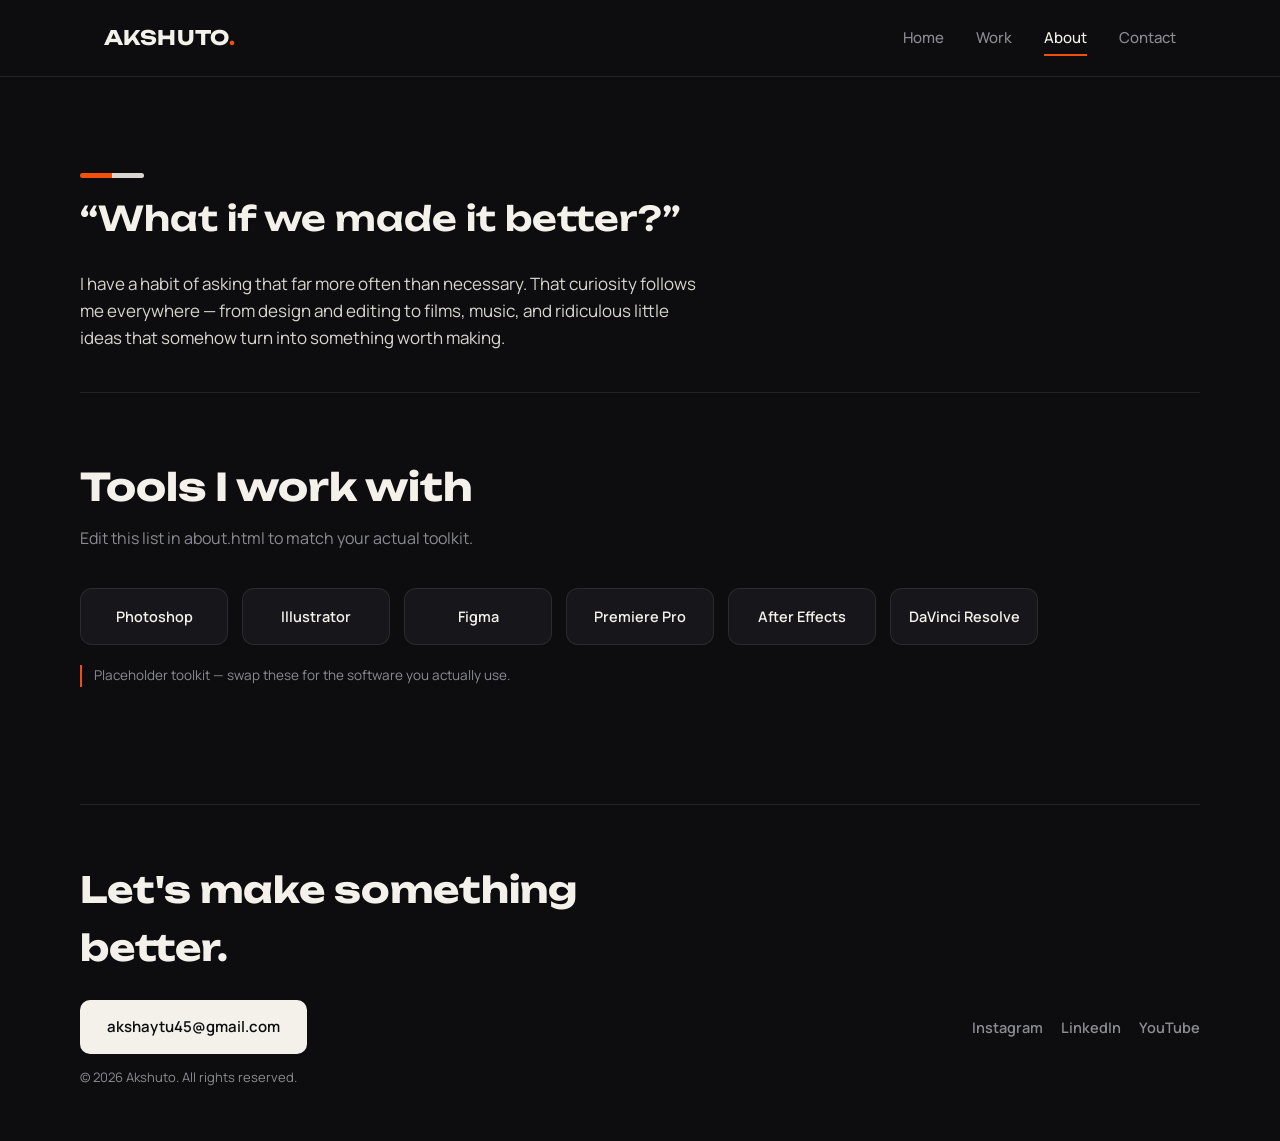
<file: about.html>
<!DOCTYPE html>
<html lang="en">
<head>
<meta charset="UTF-8">
<meta name="viewport" content="width=device-width, initial-scale=1.0">
<title>About — AKSHUTO</title>
<link rel="preconnect" href="https://fonts.googleapis.com">
<link href="https://fonts.googleapis.com/css2?family=Unbounded:wght@600;700;800&family=Manrope:wght@400;500;600;700&display=swap" rel="stylesheet">
<link rel="icon" href="assets/akshuto-logo.png" type="image/png">
<link rel="stylesheet" href="styles.css">
</head>
<body>

<nav class="site-nav">
  <div class="wrap">
    <a href="index.html" class="logo">AKSHUTO<span>.</span></a>
    <button class="nav-toggle" aria-label="Toggle menu" aria-expanded="false">☰</button>
    <ul class="nav-links">
      <li><a href="index.html">Home</a></li>
      <li><a href="projects.html">Work</a></li>
      <li><a href="about.html" aria-current="page">About</a></li>
      <li><a href="contact.html">Contact</a></li>
    </ul>
  </div>
</nav>

<header class="hero wrap" style="padding-bottom: 24px;">
  <div class="duo-bar" aria-hidden="true"></div>
  <p class="pull-quote">“What if we made it better?”</p>
  <p class="about-copy">I have a habit of asking that far more often than necessary. That curiosity follows me everywhere — from design and editing to films, music, and ridiculous little ideas that somehow turn into something worth making.</p>
</header>

<section class="section wrap">
  <div class="section-head">
    <div>
      <h2 class="section-title">Tools I work with</h2>
      <p class="section-sub">Edit this list in about.html to match your actual toolkit.</p>
    </div>
  </div>
  <div class="tools-grid">
    <div class="tool-chip">Photoshop</div>
    <div class="tool-chip">Illustrator</div>
    <div class="tool-chip">Figma</div>
    <div class="tool-chip">Premiere Pro</div>
    <div class="tool-chip">After Effects</div>
    <div class="tool-chip">DaVinci Resolve</div>
  </div>
  <p class="note">Placeholder toolkit — swap these for the software you actually use.</p>
</section>

<footer class="site-footer wrap">
  <h2 class="footer-cta">Let's make something better.</h2>
  <div class="footer-row">
    <a href="mailto:akshaytu45@gmail.com" class="btn btn-primary">akshaytu45@gmail.com</a>
    <ul class="socials">
      <li><a href="https://instagram.com/akshh_.69" target="_blank" rel="noopener">Instagram</a></li>
      <li><a href="https://linkedin.com/in/akshuto" target="_blank" rel="noopener">LinkedIn</a></li>
      <li><a href="https://youtube.com/@Akshuto" target="_blank" rel="noopener">YouTube</a></li>
    </ul>
  </div>
  <p class="copyright">© 2026 Akshuto. All rights reserved.</p>
</footer>

<script src="script.js"></script>
</body>
</html>
</file>
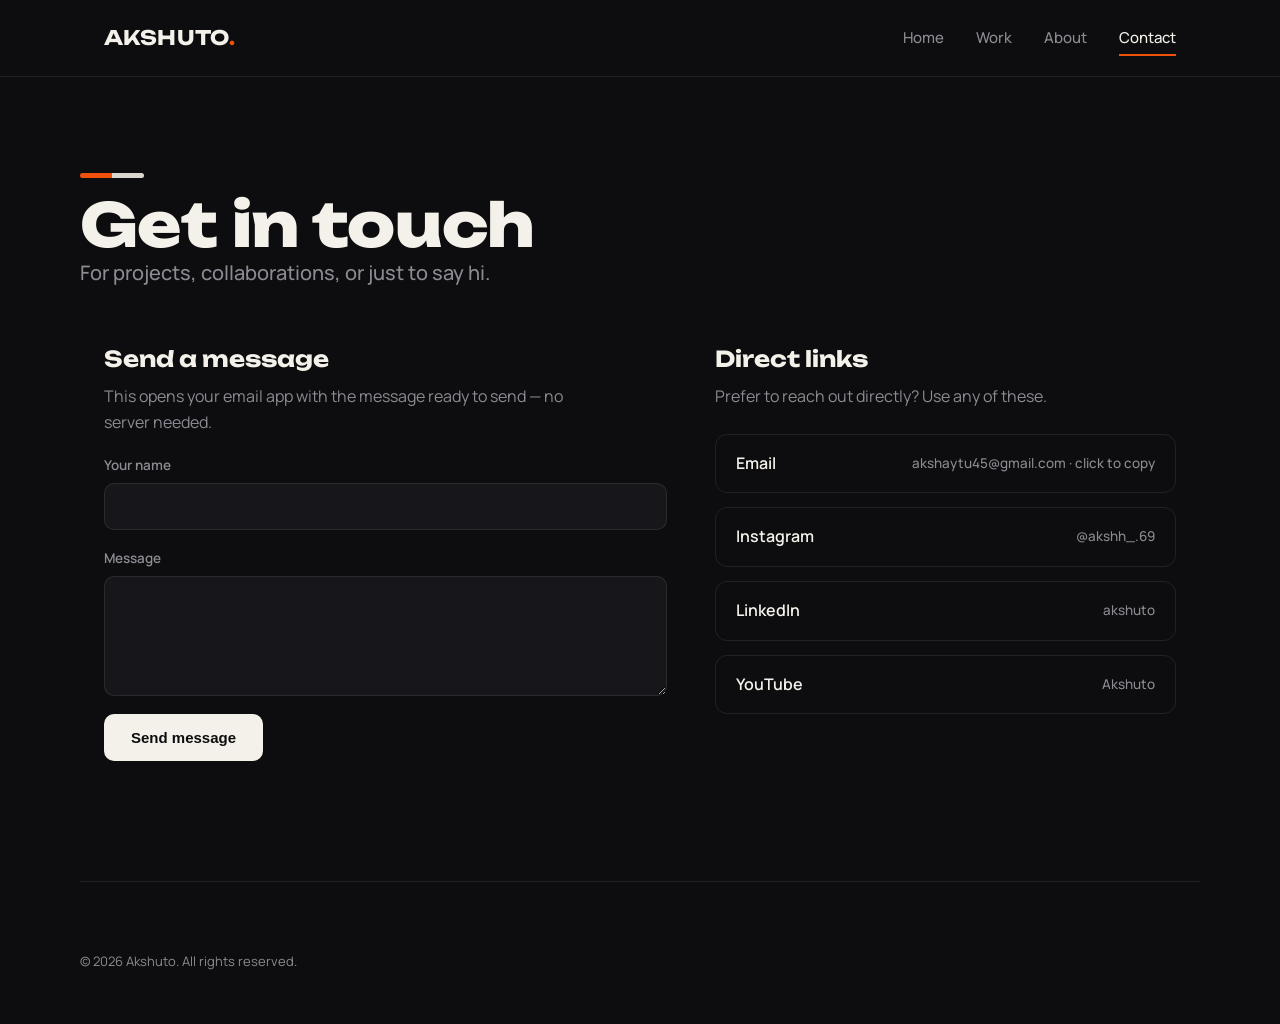
<file: contact.html>
<!DOCTYPE html>
<html lang="en">
<head>
<meta charset="UTF-8">
<meta name="viewport" content="width=device-width, initial-scale=1.0">
<title>Contact — AKSHUTO</title>
<link rel="preconnect" href="https://fonts.googleapis.com">
<link href="https://fonts.googleapis.com/css2?family=Unbounded:wght@600;700;800&family=Manrope:wght@400;500;600;700&display=swap" rel="stylesheet">
<link rel="icon" href="assets/akshuto-logo.png" type="image/png">
<link rel="stylesheet" href="styles.css">
</head>
<body>

<nav class="site-nav">
  <div class="wrap">
    <a href="index.html" class="logo">AKSHUTO<span>.</span></a>
    <button class="nav-toggle" aria-label="Toggle menu" aria-expanded="false">☰</button>
    <ul class="nav-links">
      <li><a href="index.html">Home</a></li>
      <li><a href="projects.html">Work</a></li>
      <li><a href="about.html">About</a></li>
      <li><a href="contact.html" aria-current="page">Contact</a></li>
    </ul>
  </div>
</nav>

<header class="hero wrap" style="padding-bottom: 24px;">
  <div class="duo-bar" aria-hidden="true"></div>
  <h1 class="wordmark" style="font-size: clamp(36px, 6vw, 60px);">Get in touch</h1>
  <p class="hero-role">For projects, collaborations, or just to say hi.</p>
</header>

<section class="wrap contact-grid" style="padding-bottom: 80px;">
  <div>
    <h2 class="section-title" style="font-size: 22px; margin-bottom: 4px;">Send a message</h2>
    <p class="section-sub" style="margin-bottom: 20px;">This opens your email app with the message ready to send — no server needed.</p>
    <form id="contact-form">
      <div class="field">
        <label for="name">Your name</label>
        <input type="text" id="name" name="name" required>
      </div>
      <div class="field">
        <label for="message">Message</label>
        <textarea id="message" name="message" required></textarea>
      </div>
      <button type="submit" class="btn btn-primary">Send message</button>
    </form>
  </div>

  <div>
    <h2 class="section-title" style="font-size: 22px; margin-bottom: 4px;">Direct links</h2>
    <p class="section-sub" style="margin-bottom: 4px;">Prefer to reach out directly? Use any of these.</p>
    <ul class="contact-list">
      <li>
        <a href="#" data-copy-email="akshaytu45@gmail.com">
          Email <span class="muted-label">akshaytu45@gmail.com · click to copy</span>
        </a>
      </li>
      <li>
        <a href="https://instagram.com/akshh_.69" target="_blank" rel="noopener">
          Instagram <span class="muted-label">@akshh_.69</span>
        </a>
      </li>
      <li>
        <a href="https://linkedin.com/in/akshuto" target="_blank" rel="noopener">
          LinkedIn <span class="muted-label">akshuto</span>
        </a>
      </li>
      <li>
        <a href="https://youtube.com/@Akshuto" target="_blank" rel="noopener">
          YouTube <span class="muted-label">Akshuto</span>
        </a>
      </li>
    </ul>
    <p class="copy-hint" aria-live="polite"></p>
  </div>
</section>

<footer class="site-footer wrap">
  <p class="copyright">© 2026 Akshuto. All rights reserved.</p>
</footer>

<script src="script.js"></script>
</body>
</html>
</file>
<file: styles.css>
/* =========================================================
   AKSHUTO — portfolio site
   Design tokens: dark editorial canvas + a two-tone "color
   grade" accent pulled from the AKSHUTO logo (orange/ivory) that
   also encodes content type (orange = graphic design, ivory = video editing).
   ========================================================= */

:root {
  --ink: #0d0d0f;
  --surface: #17171b;
  --surface-alt: #1e1e23;
  --text: #f3f1ea;
  --muted: #8b8b93;
  --border: rgba(243, 241, 234, 0.09);
  --accent: #f1500c;
  --accent-2: #d8d6cf;

  --font-display: "Unbounded", sans-serif;
  --font-body: "Manrope", sans-serif;

  --max: 1120px;
}

* { box-sizing: border-box; }

html {
  scroll-behavior: smooth;
}

@media (prefers-reduced-motion: reduce) {
  html { scroll-behavior: auto; }
  * { animation-duration: 0.01ms !important; transition-duration: 0.01ms !important; }
}

body {
  margin: 0;
  background: var(--ink);
  color: var(--text);
  font-family: var(--font-body);
  font-size: 16px;
  line-height: 1.6;
  -webkit-font-smoothing: antialiased;
}

a { color: inherit; }

img, video { max-width: 100%; display: block; }

.wrap {
  max-width: var(--max);
  margin: 0 auto;
  padding: 0 24px;
}

:focus-visible {
  outline: 2px solid var(--accent);
  outline-offset: 3px;
}

/* ---------- duotone bar — the site's one recurring signature ---------- */
.duo-bar {
  width: 64px;
  height: 5px;
  border-radius: 3px;
  background: linear-gradient(90deg, var(--accent) 0 50%, var(--accent-2) 50% 100%);
  margin-bottom: 18px;
}

/* ---------- nav ---------- */
.site-nav {
  border-bottom: 1px solid var(--border);
  position: relative;
  z-index: 20;
}

.site-nav .wrap {
  display: flex;
  align-items: center;
  justify-content: space-between;
  height: 76px;
}

.logo {
  font-family: var(--font-display);
  font-weight: 700;
  font-size: 20px;
  letter-spacing: 0.02em;
  text-decoration: none;
}

.logo span { color: var(--accent); }

.nav-links {
  display: flex;
  gap: 32px;
  list-style: none;
  margin: 0;
  padding: 0;
}

.nav-links a {
  text-decoration: none;
  font-weight: 500;
  font-size: 15px;
  color: var(--muted);
  padding: 6px 0;
  border-bottom: 2px solid transparent;
  transition: color 0.15s ease, border-color 0.15s ease;
}

.nav-links a:hover,
.nav-links a[aria-current="page"] {
  color: var(--text);
  border-color: var(--accent);
}

.nav-toggle {
  display: none;
  background: none;
  border: 1px solid var(--border);
  border-radius: 8px;
  width: 42px;
  height: 42px;
  color: var(--text);
  font-size: 18px;
  cursor: pointer;
}

@media (max-width: 720px) {
  .nav-links {
    position: absolute;
    top: 76px;
    left: 0;
    right: 0;
    background: var(--surface);
    border-bottom: 1px solid var(--border);
    flex-direction: column;
    gap: 0;
    display: none;
    padding: 8px 24px 20px;
  }
  .nav-links.open { display: flex; }
  .nav-links a { display: block; padding: 12px 0; border-bottom: 1px solid var(--border); }
  .nav-toggle { display: block; }
}

/* ---------- hero ---------- */
.hero {
  padding: 96px 0 72px;
}

.hero-layout {
  display: flex;
  align-items: center;
  justify-content: space-between;
  gap: 48px;
}

.hero-text { flex: 1; min-width: 0; }

.avatar-ring {
  flex-shrink: 0;
  width: 172px;
  height: 172px;
  border-radius: 50%;
  padding: 4px;
  background: conic-gradient(from 180deg, var(--accent), var(--accent-2), var(--accent));
}

.avatar-ring img {
  width: 100%;
  height: 100%;
  border-radius: 50%;
  object-fit: cover;
  background: var(--ink);
  border: 3px solid var(--ink);
}

@media (max-width: 720px) {
  .hero-layout { flex-direction: column-reverse; text-align: left; gap: 32px; }
  .avatar-ring { width: 128px; height: 128px; }
}

.wordmark {
  font-family: var(--font-display);
  font-weight: 800;
  font-size: clamp(48px, 10vw, 108px);
  line-height: 0.95;
  letter-spacing: -0.01em;
  margin: 0 0 4px;
}

.hero-role {
  font-size: clamp(16px, 2.4vw, 20px);
  color: var(--muted);
  margin: 0 0 28px;
  font-weight: 500;
}

.hero-bio {
  max-width: 62ch;
  font-size: 18px;
  color: #d8d6cf;
  margin: 0 0 36px;
}

.hero-actions {
  display: flex;
  gap: 16px;
  flex-wrap: wrap;
}

.btn {
  display: inline-flex;
  align-items: center;
  gap: 8px;
  padding: 14px 26px;
  border-radius: 10px;
  font-weight: 600;
  font-size: 15px;
  text-decoration: none;
  border: 1px solid transparent;
  cursor: pointer;
  transition: transform 0.15s ease, background 0.15s ease, border-color 0.15s ease;
}

.btn-primary { background: var(--text); color: var(--ink); }
.btn-primary:hover { transform: translateY(-2px); }

.btn-ghost { border-color: var(--border); color: var(--text); background: transparent; }
.btn-ghost:hover { border-color: var(--accent-2); }

/* ---------- section headings ---------- */
.section {
  padding: 64px 0;
  border-top: 1px solid var(--border);
}

.section-head {
  display: flex;
  align-items: flex-end;
  justify-content: space-between;
  gap: 24px;
  margin-bottom: 36px;
  flex-wrap: wrap;
}

.section-title {
  font-family: var(--font-display);
  font-weight: 700;
  font-size: clamp(26px, 4vw, 38px);
  margin: 0;
}

.section-sub { color: var(--muted); max-width: 46ch; margin: 8px 0 0; }

/* ---------- work grid ---------- */
.work-grid {
  display: grid;
  grid-template-columns: repeat(6, 1fr);
  gap: 20px;
}

.card {
  grid-column: span 3;
  background: var(--surface);
  border: 1px solid var(--border);
  border-radius: 16px;
  overflow: hidden;
  display: flex;
  flex-direction: column;
}

.card.wide { grid-column: span 6; }

@media (max-width: 760px) {
  .work-grid { grid-template-columns: 1fr; }
  .card, .card.wide { grid-column: span 1; }
}

.card-media {
  aspect-ratio: 16 / 10;
  border-bottom: 1px solid var(--border);
  position: relative;
  display: flex;
  align-items: center;
  justify-content: center;
  background: var(--surface-alt);
}

.card { cursor: pointer; }

.folder-badge {
  position: absolute;
  top: 12px;
  right: 12px;
  background: rgba(13, 13, 15, 0.85);
  border: 1px solid var(--border);
  color: var(--text);
  font-size: 12px;
  font-weight: 700;
  padding: 5px 11px;
  border-radius: 999px;
  display: flex;
  align-items: center;
  gap: 6px;
  backdrop-filter: blur(4px);
}

/* ---------- lightbox / gallery viewer ---------- */
.lightbox-overlay {
  position: fixed;
  inset: 0;
  background: rgba(10, 10, 12, 0.92);
  display: flex;
  align-items: center;
  justify-content: center;
  padding: 24px;
  z-index: 100;
  opacity: 0;
  pointer-events: none;
  transition: opacity 0.18s ease;
}

.lightbox-overlay.open { opacity: 1; pointer-events: auto; }

.lightbox-box {
  background: var(--surface);
  border: 1px solid var(--border);
  border-radius: 16px;
  max-width: 960px;
  width: 100%;
  max-height: 88vh;
  overflow-y: auto;
  padding: 28px;
}

.lightbox-header {
  display: flex;
  justify-content: space-between;
  align-items: flex-start;
  gap: 16px;
  margin-bottom: 20px;
}

.lightbox-close {
  background: transparent;
  border: 1px solid var(--border);
  color: var(--text);
  width: 38px;
  height: 38px;
  border-radius: 50%;
  cursor: pointer;
  font-size: 18px;
  flex-shrink: 0;
}

.lightbox-media-grid {
  display: grid;
  grid-template-columns: repeat(auto-fill, minmax(220px, 1fr));
  gap: 12px;
}

.lightbox-media-grid img,
.lightbox-media-grid video {
  width: 100%;
  border-radius: 10px;
  display: block;
}

.card.wide .card-media { aspect-ratio: 21 / 9; }

.card-media.empty {
  border: 1px dashed var(--border);
  margin: 10px;
  border-radius: 12px;
  flex-direction: column;
  gap: 8px;
  color: var(--muted);
  font-size: 14px;
}

.plus {
  width: 36px;
  height: 36px;
  border-radius: 50%;
  border: 1px solid var(--border);
  display: flex;
  align-items: center;
  justify-content: center;
  font-size: 18px;
  color: var(--text);
}

.card-body { padding: 20px 22px 24px; }

.tag {
  display: inline-flex;
  align-items: center;
  gap: 6px;
  font-size: 12.5px;
  font-weight: 600;
  color: var(--muted);
  margin-bottom: 10px;
}

.tag::before {
  content: "";
  width: 8px;
  height: 8px;
  border-radius: 50%;
  background: var(--dot, var(--accent));
}

.tag.graphic { --dot: var(--accent); }
.tag.video { --dot: var(--accent-2); }

.card-title {
  font-family: var(--font-display);
  font-weight: 600;
  font-size: 19px;
  margin: 0 0 6px;
}

.card-desc { color: var(--muted); font-size: 14.5px; margin: 0; }

/* ---------- tools row (homepage) ---------- */
.tools-section {
  padding-bottom: 64px;
}

.tools-section-head {
  margin-bottom: 36px;
  justify-content: center;
  text-align: center;
}

.tools-section-head > div {
  width: 100%;
}

.tools-section-head .section-sub {
  margin-left: auto;
  margin-right: auto;
}

.tools-row {
  display: flex;
  flex-wrap: wrap;
  justify-content: center;
  align-items: stretch;
  gap: 18px;
  width: 100%;
  margin: 0 auto;
}

.tool-pill {
  min-width: 150px;
  display: flex;
  flex-direction: column;
  align-items: center;
  justify-content: center;
  gap: 12px;
  text-align: center;
  background: var(--surface);
  border: 1px solid var(--border);
  border-radius: 14px;
  padding: 22px 20px;
  font-size: 14.5px;
  font-weight: 600;
  transition: transform 0.15s ease, border-color 0.15s ease, background 0.15s ease;
}

.tool-pill:hover {
  transform: translateY(-3px);
  border-color: rgba(243, 241, 234, 0.22);
  background: var(--surface-alt);
}

.tool-pill img {
  width: 44px;
  height: 44px;
  object-fit: contain;
  display: block;
}

.tool-pill span {
  line-height: 1.25;
}

@media (max-width: 560px) {
  .tools-row {
    gap: 12px;
  }

  .tool-pill {
    min-width: 135px;
    flex: 1 1 135px;
  }
}

/* ---------- folder / gallery cards ---------- */
.folder-card {
  position: relative;
  cursor: pointer;
  border: none;
  padding: 0;
}

.folder-card img { width: 100%; height: 100%; object-fit: cover; }

.folder-badge {
  position: absolute;
  left: 12px;
  bottom: 12px;
  background: rgba(13, 13, 15, 0.82);
  border: 1px solid var(--border);
  color: var(--text);
  font-size: 12.5px;
  font-weight: 700;
  padding: 6px 12px;
  border-radius: 999px;
  backdrop-filter: blur(4px);
}

/* ---------- lightbox ---------- */
.lightbox-overlay {
  display: none;
  position: fixed;
  inset: 0;
  background: rgba(8, 8, 9, 0.94);
  z-index: 200;
  overflow-y: auto;
  padding: 72px 24px 48px;
}

.lightbox-overlay.open { display: block; }

.lightbox-close {
  position: fixed;
  top: 20px;
  right: 24px;
  width: 42px;
  height: 42px;
  border-radius: 50%;
  border: 1px solid var(--border);
  background: var(--surface);
  color: var(--text);
  font-size: 16px;
  cursor: pointer;
  z-index: 201;
}

.lightbox-title {
  max-width: 1100px;
  margin: 0 auto 24px;
  font-family: var(--font-display);
  font-weight: 700;
  font-size: clamp(20px, 3vw, 28px);
}

.lightbox-grid {
  display: grid;
  grid-template-columns: repeat(auto-fill, minmax(240px, 1fr));
  gap: 16px;
  max-width: 1100px;
  margin: 0 auto;
}

.lightbox-grid img {
  width: 100%;
  border-radius: 12px;
  border: 1px solid var(--border);
}

/* filters (projects page) */
.filters {
  display: flex;
  gap: 10px;
  flex-wrap: wrap;
  margin-bottom: 32px;
}

.filter-btn {
  padding: 9px 18px;
  border-radius: 999px;
  border: 1px solid var(--border);
  background: transparent;
  color: var(--muted);
  font-size: 14px;
  font-weight: 600;
  cursor: pointer;
  transition: all 0.15s ease;
}

.filter-btn[aria-pressed="true"] { color: var(--ink); background: var(--text); border-color: var(--text); }

/* ---------- about ---------- */
.pull-quote {
  font-family: var(--font-display);
  font-weight: 600;
  font-size: clamp(24px, 3.6vw, 34px);
  line-height: 1.35;
  max-width: 22ch;
  margin: 0 0 28px;
}

.about-copy {
  max-width: 62ch;
  color: #d8d6cf;
  font-size: 17px;
}

.tools-grid {
  display: grid;
  grid-template-columns: repeat(auto-fill, minmax(140px, 1fr));
  gap: 14px;
  margin-top: 8px;
}

.tool-chip {
  border: 1px solid var(--border);
  background: var(--surface);
  border-radius: 12px;
  padding: 16px;
  font-weight: 600;
  font-size: 14.5px;
  text-align: center;
}

.note {
  font-size: 13.5px;
  color: var(--muted);
  border-left: 2px solid var(--accent);
  padding-left: 12px;
  margin-top: 20px;
}

/* ---------- contact ---------- */
.contact-grid {
  display: grid;
  grid-template-columns: 1.1fr 0.9fr;
  gap: 48px;
}

@media (max-width: 760px) {
  .contact-grid { grid-template-columns: 1fr; }
}

.contact-list {
  list-style: none;
  margin: 24px 0 0;
  padding: 0;
  display: flex;
  flex-direction: column;
  gap: 14px;
}

.contact-list a {
  display: flex;
  align-items: center;
  justify-content: space-between;
  text-decoration: none;
  border: 1px solid var(--border);
  border-radius: 12px;
  padding: 16px 20px;
  font-weight: 600;
  transition: border-color 0.15s ease;
}

.contact-list a:hover { border-color: var(--accent-2); }
.contact-list .muted-label { color: var(--muted); font-weight: 500; font-size: 13.5px; }

.field {
  display: flex;
  flex-direction: column;
  gap: 6px;
  margin-bottom: 18px;
}

.field label { font-size: 13.5px; font-weight: 600; color: var(--muted); }

.field input,
.field textarea {
  background: var(--surface);
  border: 1px solid var(--border);
  border-radius: 10px;
  padding: 12px 14px;
  color: var(--text);
  font-family: var(--font-body);
  font-size: 15px;
}

.field textarea { min-height: 120px; resize: vertical; }

.copy-hint { font-size: 13px; color: var(--accent); margin-top: 8px; min-height: 18px; }

/* ---------- footer ---------- */
.site-footer {
  border-top: 1px solid var(--border);
  padding: 56px 0 40px;
  margin-top: 40px;
}

.footer-cta {
  font-family: var(--font-display);
  font-weight: 700;
  font-size: clamp(24px, 4vw, 36px);
  margin: 0 0 24px;
  max-width: 18ch;
}

.footer-row {
  display: flex;
  align-items: center;
  justify-content: space-between;
  flex-wrap: wrap;
  gap: 20px;
}

.socials {
  display: flex;
  gap: 18px;
  list-style: none;
  padding: 0;
  margin: 0;
}

.socials a { text-decoration: none; font-weight: 600; color: var(--muted); font-size: 14.5px; }
.socials a:hover { color: var(--text); }

.copyright { color: var(--muted); font-size: 13px; }
</file>
